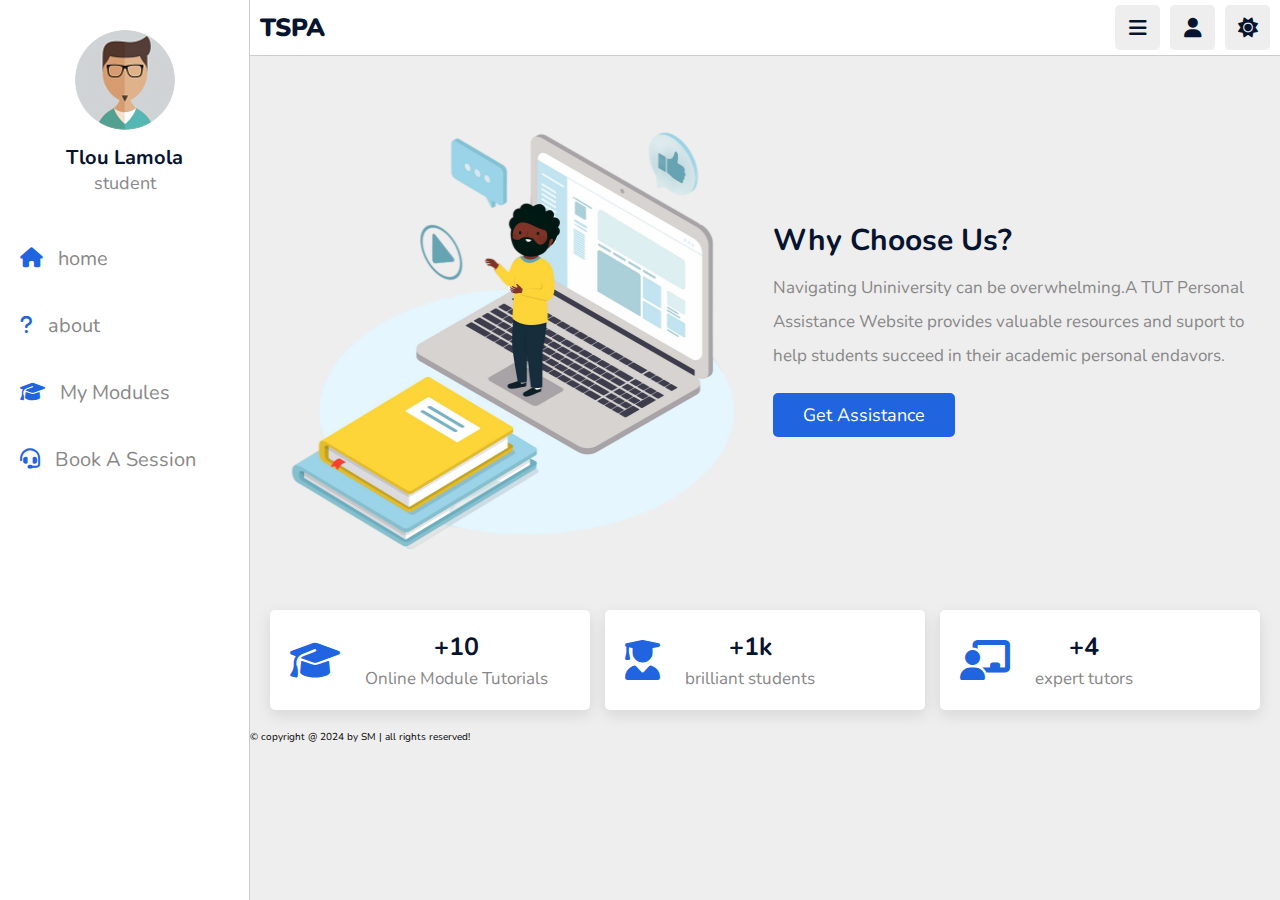
<file: about.html>
<!DOCTYPE html>
<html lang="en">
<head>
   <meta charset="UTF-8">
   <meta http-equiv="X-UA-Compatible" content="IE=edge">
   <meta name="viewport" content="width=device-width, initial-scale=1.0">
   <title>about us</title>

   <!-- font awesome cdn link  -->
   <link rel="stylesheet" href="https://cdnjs.cloudflare.com/ajax/libs/font-awesome/6.1.2/css/all.min.css">

   <!-- custom css file link  -->
   <link rel="stylesheet" href="css/style.css">

</head>
<body>

<header class="header">
   
   <section class="flex">

      <a href="home.html" class="logo">TSPA</a>

      <div class="icons">
         <div id="menu-btn" class="fas fa-bars"></div>
         <div id="search-btn" class="fas fa-search"></div>
         <div id="user-btn" class="fas fa-user"></div>
         <div id="toggle-btn" class="fas fa-sun"></div>
      </div>

      <div class="profile">
         <img src="images/pic-1.jpg" class="image" alt="">
         <h3 class="name">Tlou Lamola</h3>
         <p class="role">student</p>
         <div class="flex-btn">
            <a href="C:\Users\User\OneDrive - Tshwane University of Technology\Desktop\Personal Advisor\index\index.html" class="option-btn">Logout</a>
          
         </div>
      </div>

   </section>

</header>   

<div class="side-bar">

   <div id="close-btn">
      <i class="fas fa-times"></i>
   </div>

   <div class="profile">
      <img src="images/pic-1.jpg" class="image" alt="">
      <h3 class="name">Tlou Lamola</h3>
      <p class="role">student</p>

   </div>

   <nav class="navbar">
      <a href="home.html"><i class="fas fa-home"></i><span>home</span></a>
      <a href="about.html"><i class="fas fa-question"></i><span>about</span></a>
      <a href="modules.html"><i class="fas fa-graduation-cap"></i><span>My Modules</span></a>
      <a href="contact.html"><i class="fas fa-headset"></i><span>Book A Session</span></a>
   </nav>

</div>

<section class="about">

   <div class="row">

      <div class="image">
         <img src="images/about.png" alt="">
      </div>

      <div class="content">
         <h3>why choose us?</h3>
         <p>Navigating Uniniversity can be overwhelming.A TUT Personal Assistance Website provides valuable resources and suport to help students succeed in their academic personal endavors.</p>
         <a href="modules.html" class="inline-btn">Get Assistance</a>
      </div>

   </div>

   <div class="box-container">

      <div class="box">
         <i class="fas fa-graduation-cap"></i>
         <div>
            <h3>+10</h3>
            <p>Online Module Tutorials</p>
         </div>
      </div>

      <div class="box">
         <i class="fas fa-user-graduate"></i>
         <div>
            <h3>+1k</h3>
            <p>brilliant students</p>
         </div>
      </div>

      <div class="box">
         <i class="fas fa-chalkboard-user"></i>
         <div>
            <h3>+4</h3>
            <p>expert tutors</p>
         </div>
      </div>
    </div>

</section> 

<footer class="footer">

   &copy; copyright @ 2024 by <span>SM</span> | all rights reserved!

</footer>

<!-- custom js file link  -->
<script src="js/script.js"></script>

   
</body>
</html>
</file>
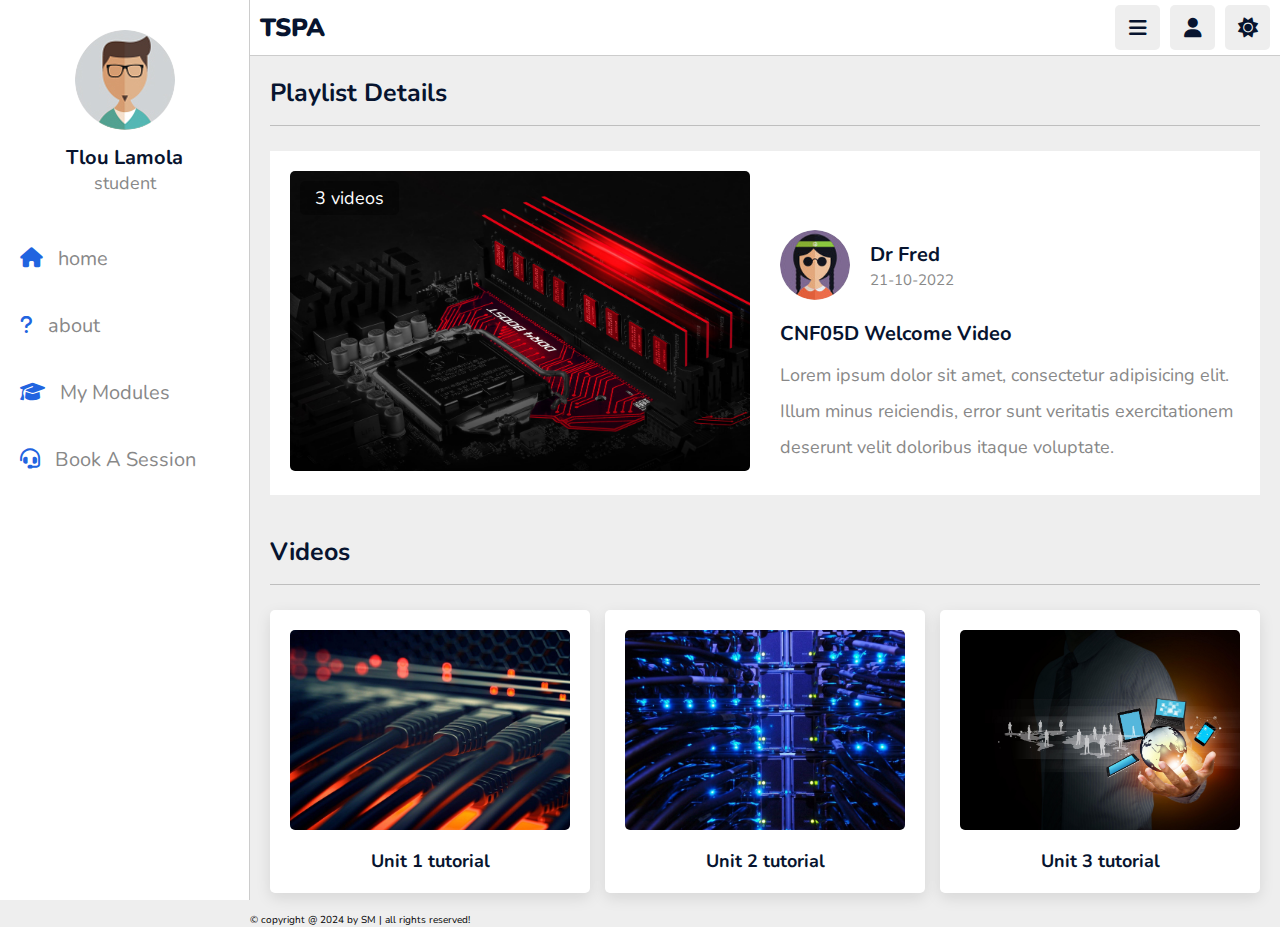
<file: cn.html>
<!DOCTYPE html>
<html lang="en">
<head>
   <meta charset="UTF-8">
   <meta http-equiv="X-UA-Compatible" content="IE=edge">
   <meta name="viewport" content="width=device-width, initial-scale=1.0">
   <title>video playlist</title>

   <!-- font awesome cdn link  -->
   <link rel="stylesheet" href="https://cdnjs.cloudflare.com/ajax/libs/font-awesome/6.1.2/css/all.min.css">

   <!-- custom css file link  -->
   <link rel="stylesheet" href="css/style.css">

</head>
<body>

<header class="header">
   
   <section class="flex">

      <a href="home.html" class="logo">TSPA</a>

      <div class="icons">
         <div id="menu-btn" class="fas fa-bars"></div>
         <div id="search-btn" class="fas fa-search"></div>
         <div id="user-btn" class="fas fa-user"></div>
         <div id="toggle-btn" class="fas fa-sun"></div>
      </div>

      <div class="profile">
         <img src="images/pic-1.jpg" class="image" alt="">
         <h3 class="name">Tlou Lamola</h3>
         <p class="role">student</p>
         <div class="flex-btn">
            <a href="/index/PA_login/login.html" class="option-btn">logout</a>
         </div>
      </div>

   </section>

</header>   

<div class="side-bar">

   <div id="close-btn">
      <i class="fas fa-times"></i>
   </div>

   <div class="profile">
      <img src="images/pic-1.jpg" class="image" alt="">
      <h3 class="name">Tlou Lamola</h3>
      <p class="role">student</p>
   </div>

   <nav class="navbar">
    <a href="home.html"><i class="fas fa-home"></i><span>home</span></a>
    <a href="about.html"><i class="fas fa-question"></i><span>about</span></a>
    <a href="modules.html"><i class="fas fa-graduation-cap"></i><span>My Modules</span></a>
    <a href="contact.html"><i class="fas fa-headset"></i><span>Book A Session</span></a>
   </nav>

</div>

<section class="playlist-details">

   <h1 class="heading">playlist details</h1>

   <div class="row">

      <div class="column">
   
         <div class="thumb">
            <img src="images/cn-main.jpg" alt="">
            <span>3 videos</span>
         </div>
      </div>
      <div class="column">
         <div class="tutor">
            <img src="images/pic-2.jpg" alt="">
            <div>
               <h3>Dr Fred</h3>
               <span>21-10-2022</span>
            </div>
         </div>
   
         <div class="details">
            <h3>CNF05D Welcome Video </h3>
            <p>Lorem ipsum dolor sit amet, consectetur adipisicing elit. Illum minus reiciendis, error sunt veritatis exercitationem deserunt velit doloribus itaque voluptate.</p>
         </div>
      </div>
   </div>

</section>

<section class="playlist-videos">

   <h1 class="heading">Videos</h1>

   <div class="box-container">

      <a class="box" href="videos/cn1.html">
         <i class="fas fa-play"></i>
         <img src="images/cn3.jpg" alt="">
         <h3>Unit 1 tutorial</h3>
      </a>

      <a class="box" href="videos/cn2.html">
         <i class="fas fa-play"></i>
         <img src="images/cn4.jpg" alt="">
         <h3>Unit 2 tutorial</h3>
      </a>

      <a class="box" href="videos/cn3.html">
         <i class="fas fa-play"></i>
         <img src="images/cn5.jpg" alt="">
         <h3>Unit 3 tutorial</h3>
      </a>

   </div>

</section>


<footer class="footer">

   &copy; copyright @ 2024 by <span>SM</span> | all rights reserved!

</footer>

<!-- custom js file link  -->
<script src="js/script.js"></script>

   
</body>
</html>
</file>
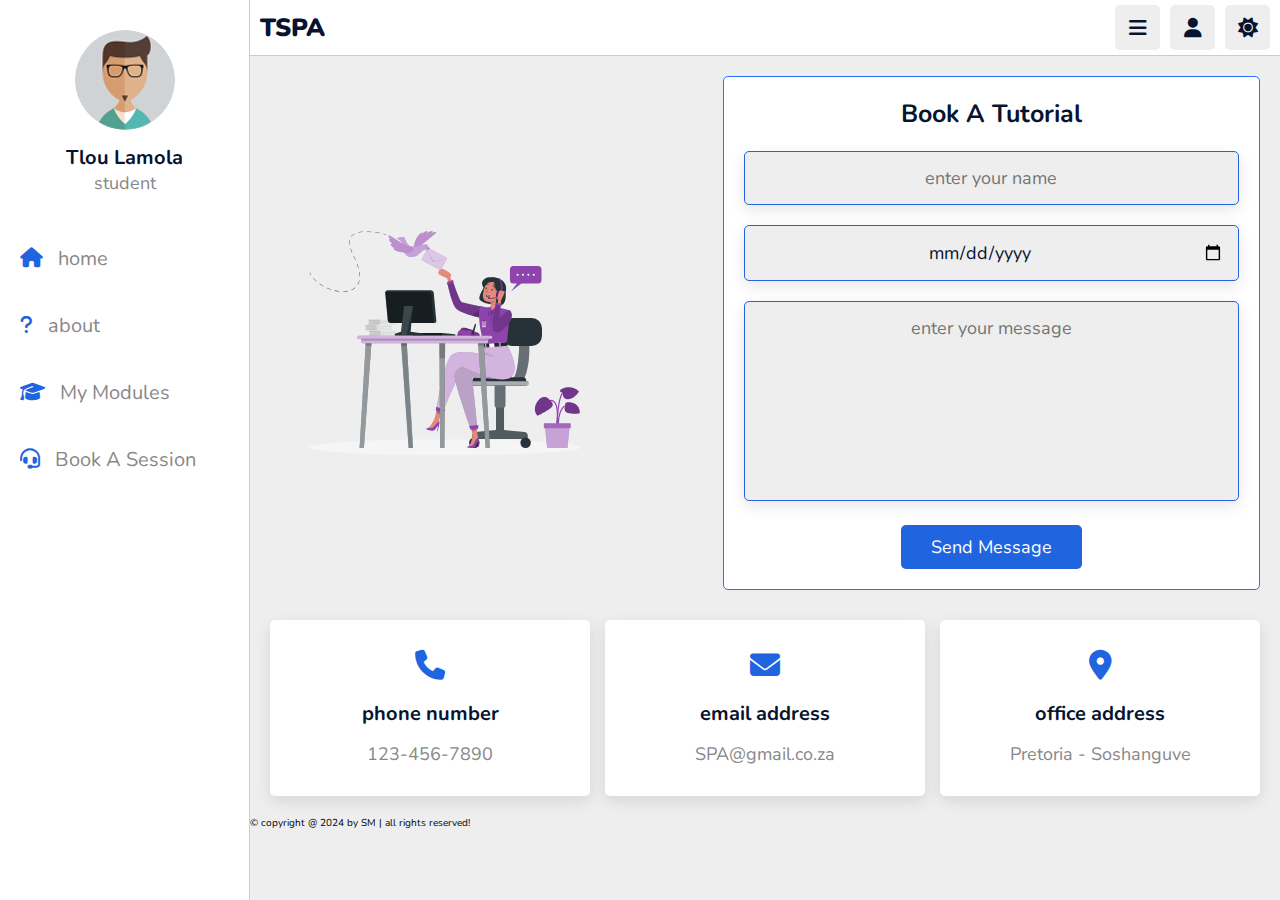
<file: contact.html>
<!DOCTYPE html>
<html lang="en">
<head>
   <meta charset="UTF-8">
   <meta http-equiv="X-UA-Compatible" content="IE=edge">
   <meta name="viewport" content="width=device-width, initial-scale=1.0">
   <title>contact us</title>

   <!-- font awesome cdn link  -->
   <link rel="stylesheet" href="https://cdnjs.cloudflare.com/ajax/libs/font-awesome/6.1.2/css/all.min.css">

   <!-- custom css file link  -->
   <link rel="stylesheet" href="css/style.css">

</head>
<body>

<header class="header">
   
   <section class="flex">

      <a href="home.html" class="logo">TSPA</a>
      
      <div class="icons">
         <div id="menu-btn" class="fas fa-bars"></div>
         <div id="search-btn" class="fas fa-search"></div>
         <div id="user-btn" class="fas fa-user"></div>
         <div id="toggle-btn" class="fas fa-sun"></div>
      </div>

      <div class="profile">
         <img src="images/pic-1.jpg" class="image" alt="">
         <h3 class="name">Tlou Lamola</h3>
         <p class="role">student</p>
         <div class="flex-btn">
            <a href="C:\Users\User\OneDrive - Tshwane University of Technology\Desktop\Personal Advisor\index\index.html" class="option-btn">Logout</a>
         </div>
      </div>

   </section>

</header>   

<div class="side-bar">

   <div id="close-btn">
      <i class="fas fa-times"></i>
   </div>

   <div class="profile">
      <img src="images/pic-1.jpg" class="image" alt="">
      <h3 class="name">Tlou Lamola</h3>
      <p class="role">student</p>
   </div>

   <nav class="navbar">
      <a href="home.html"><i class="fas fa-home"></i><span>home</span></a>
      <a href="about.html"><i class="fas fa-question"></i><span>about</span></a>
      <a href="modules.html"><i class="fas fa-graduation-cap"></i><span>My Modules</span></a>
      <a href="contact.html"><i class="fas fa-headset"></i><span>Book A Session</span></a>
   </nav>

</div>

<section class="contact">

   <div class="row">

      <div class="image">
         <img src="images/contact-img.svg" alt="">
      </div>

      <form action="" method="post">
         <h3>Book a tutorial</h3>
         <input type="text" placeholder="enter your name" name="name" required maxlength="50" class="box">
         <input type="date" placeholder="choose day" name="date" required  class="box">
         <textarea name="msg" class="box" placeholder="enter your message" required maxlength="1000" cols="30" rows="10"></textarea>
         <input type="submit" value="send message" class="inline-btn" name="submit">
      </form>

   </div>

   <div class="box-container">

      <div class="box">
         <i class="fas fa-phone"></i>
         <h3>phone number</h3>
         <a href="tel:1234567890">123-456-7890</a>
      </div>
      
      <div class="box">
         <i class="fas fa-envelope"></i>
         <h3>email address</h3>
         <a href="mailto:shaikhanas@gmail.com">SPA@gmail.co.za</a>
  
      </div>

      <div class="box">
         <i class="fas fa-map-marker-alt"></i>
         <h3>office address</h3>
         <a href="#">Pretoria -  Soshanguve</a>
      </div>

   </div>

</section>


<footer class="footer">

   &copy; copyright @ 2024 by <span>SM</span> | all rights reserved!

</footer>

<!-- custom js file link  -->
<script src="js/script.js"></script>

   
</body>
</html>
</file>
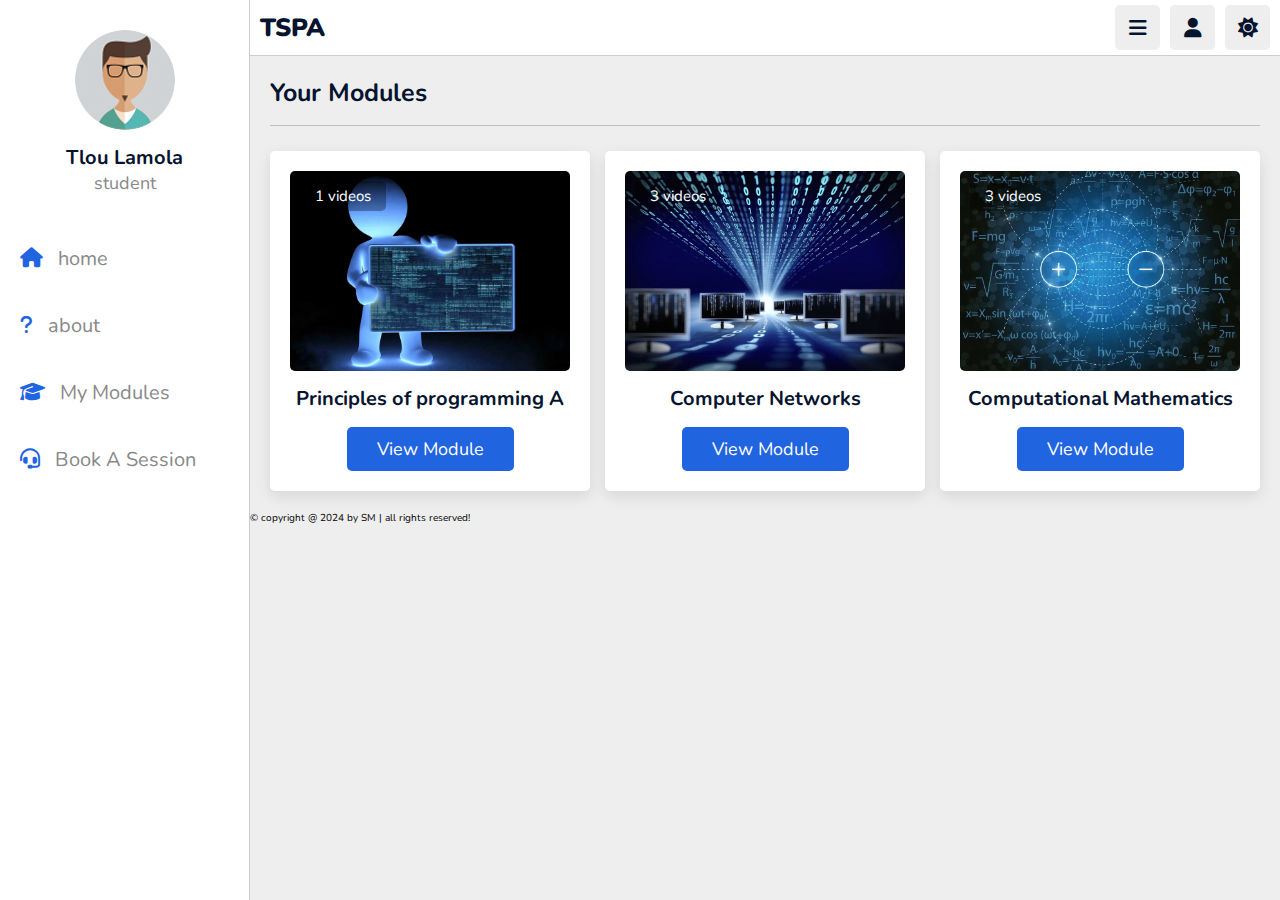
<file: modules.html>
<!DOCTYPE html>
<html lang="en">
<head>
   <meta charset="UTF-8">
   <meta http-equiv="X-UA-Compatible" content="IE=edge">
   <meta name="viewport" content="width=device-width, initial-scale=1.0">
   <title>courses</title>

   <!-- font awesome cdn link  -->
   <link rel="stylesheet" href="https://cdnjs.cloudflare.com/ajax/libs/font-awesome/6.1.2/css/all.min.css">

   <!-- custom css file link  -->
   <link rel="stylesheet" href="css/style.css">

</head>
<body>

<header class="header">
   
   <section class="flex">

      <a href="home.html" class="logo">TSPA</a>


      <div class="icons">
         <div id="menu-btn" class="fas fa-bars"></div>
         <div id="search-btn" class="fas fa-search"></div>
         <div id="user-btn" class="fas fa-user"></div>
         <div id="toggle-btn" class="fas fa-sun"></div>
      </div>

      <div class="profile">
         <img src="images/pic-1.jpg" class="image" alt="">
         <h3 class="name">Tlou Lamola</h3>
         <p class="role">student</p>
         <div class="flex-btn">
            <a href="C:\Users\User\OneDrive - Tshwane University of Technology\Desktop\Personal Advisor\index\index.html" class="option-btn">Logout</a>

         </div>
      </div>

   </section>

</header>   

<div class="side-bar">

   <div id="close-btn">
      <i class="fas fa-times"></i>
   </div>

   <div class="profile">
      <img src="images/pic-1.jpg" class="image" alt="">
      <h3 class="name">Tlou Lamola</h3>
      <p class="role">student</p>
   </div>

   <nav class="navbar">
      <a href="home.html"><i class="fas fa-home"></i><span>home</span></a>
      <a href="about.html"><i class="fas fa-question"></i><span>about</span></a>
      <a href="modules.html"><i class="fas fa-graduation-cap"></i><span>My Modules</span></a>
      <a href="contact.html"><i class="fas fa-headset"></i><span>Book A Session</span></a>
   </nav>

</div>

<section class="courses">

   <h1 class="heading">Your Modules</h1>

   <div class="box-container">

      <div class="box">
         <div class="thumb">
            <img src="images/ppa1.jpg" alt="">
            <span>1 videos</span>
         </div>
         <h3 class="title">Principles of programming A</h3>
         <a href="ppa.html" class="inline-btn">view Module</a>
      </div>

      <div class="box">
         <div class="thumb">
            <img src="images/cn2.jpg" alt="">
            <span>3 videos</span>
         </div>
         <h3 class="title">Computer Networks</h3>
         <a href="cn.html" class="inline-btn">view Module</a>
      </div>

      <div class="box">            
         <div class="thumb">
            <img src="images/coh2.jpg" alt="">
            <span>3 videos</span>
         </div>
         <h3 class="title">Computational Mathematics</h3>
         <a href="coh.html" class="inline-btn">view Module</a>
      </div>


   </div>

</section>



<footer class="footer">

   &copy; copyright @ 2024 by <span>SM</span> | all rights reserved!

</footer>

<!-- custom js file link  -->
<script src="js/script.js"></script>

   
</body>
</html>
</file>
<file: css/style.css>
@import url('https://fonts.googleapis.com/css2?family=Nunito:wght@200;300;400;500;600;700&display=swap');

:root{
   --main-color:#2164e0;
   --red:#e74c3c;
   --orange:#d10202;
   --light-color:#888;
   --light-bg:#eee;
   --black:#07142f;
   --white:#fff;
   --border:.1rem solid rgba(0,0,0,.2);
}

*{
   font-family: 'Nunito', sans-serif;
   margin:0; padding:0;
   box-sizing: border-box;
   outline: none; border:none;
   text-decoration: none;
}

*::selection{
   background-color: var(--main-color);
   color:#fff;
}

/* Style for the box */
.box {
   background-color: var(--white);
   border-radius: .5rem;
   padding: 2rem;
   box-shadow: 0 5px 15px rgba(0, 0, 0, 0.1);
   text-align: center;
}

/* Style for the dropdown label */
.box label {
   font-size: 1.7rem;
   color: var(--black);
   margin-bottom: .5rem;
   display: block;
}

/* Style for the dropdown */
.box select {
   width: 100%;
   padding: 1rem;
   font-size: 1.8rem;
   border-radius: .5rem;
   border: 1px solid #ccc;
   background-color: var(--light-bg);
   color: var(--black);
   margin-top: 1rem;
}

/* Add hover effect for the dropdown */
.box select:hover {
   border-color: var(--main-color);
}

/* Style for the submit button */
.box input[type="submit"] {
   margin-top: 1.5rem;
   padding: 1rem 2rem;
   font-size: 1.8rem;
   background-color: var(--main-color);
   color: var(--white);
   border: none;
   border-radius: .5rem;
   cursor: pointer;
}

/* Hover effect for the submit button */
.box input[type="submit"]:hover {
   color: #fff;
}

html{
   font-size: 62.5%;
   overflow-x: hidden;
}

html::-webkit-scrollbar{
   width: 1rem;
   height: .5rem;
}

html::-webkit-scrollbar-track{
   background-color: transparent;
}

html::-webkit-scrollbar-thumb{
   background-color: var(--main-color);
}

body{
   background-color: var(--light-bg);
   padding-left: 25rem;
}

body.dark{
   --light-color:#aaa;
   --light-bg:#030812;
   --black:#fff;
   --white:#222;
   --border:.1rem solid rgba(255,255,255,.2);
}

body.active{
   padding-left: 0;
}

section{
   padding:2rem;
   margin: 0 auto;
   max-width: 1200px;
}

.heading{
   font-size: 2.5rem;
   color:var(--black);
   margin-bottom: 2.5rem;
   border-bottom: var(--border);
   padding-bottom: 1.5rem;
   text-transform: capitalize;
}

.inline-btn,
.inline-option-btn,
.inline-delete-btn,
.btn,
.delete-btn,
.option-btn{
   border-radius: .5rem;
   color:#fff;
   font-size: 1.8rem;
   cursor: pointer;
   text-transform: capitalize;
   padding:1rem 3rem;
   text-align: center;
   margin-top: 1rem;
}

.btn,
.delete-btn,
.option-btn{
   display: block;
   width: 100%;
}

.inline-btn,
.inline-option-btn,
.inline-delete-btn{
   display: inline-block;
}

.btn,
.inline-btn{
   background-color: var(--main-color);
}

.option-btn,
.inline-option-btn{
   background-color:var(--orange);
}

.delete-btn,
.inline-delete-btn{
   background-color: var(--red);
}

.inline-btn:hover,
.inline-option-btn:hover,
.inline-delete-btn:hover,
.btn:hover,
.delete-btn:hover,
.option-btn:hover{
   background-color: var(--black);
   color: var(--white);
}

.flex-btn{
   display: flex;
   gap: 1rem;
}

.header{
   position: sticky;
   top:0; left:0; right: 0;
   background-color: var(--white);
   z-index: 1000;
   border-bottom: var(--border);
}

.header .flex{
   display: flex;
   align-items: center;
   justify-content: space-between;
   position: relative;
   padding: .5rem 1rem;
}

.header .flex .logo{
   font-size: 2.5rem;
   color: var(--black);
   font-weight: 900;
}

.header .flex .search-form{
   width: 50rem;
   border-radius: .5rem;
   background-color: var(--light-bg);
   padding:1.5rem 2rem;
   display: flex;
   gap:2rem;

}

.header .flex .search-form input{
   width: 100%;
   font-size: 1.8rem;
   color:var(--black);
   background:none;
}

.header .flex .search-form button{
   background:none;
   font-size: 2rem;
   cursor: pointer;
   color:var(--black);
}

.header .flex .search-form button:hover{
   color: var(--main-color);
}

.header .flex .icons div{
   font-size: 2rem;
   color:var(--black);
   background-color: var(--light-bg);
   border-radius: .5rem;
   height: 4.5rem;
   width: 4.5rem;
   line-height: 4.5rem;
   cursor: pointer;
   text-align: center;
   margin-left: .7rem;
}

.header .flex .icons div:hover{
   background-color: var(--black);
   color:var(--white);
}

.header .flex .profile{
   position: absolute;
   top:120%; right: 2rem;
   background-color: var(--white);
   border-radius: .5rem;
   padding: 1.5rem;
   text-align: center;
   overflow: hidden;
   transform-origin: top right;
   transform: scale(0);
   transition: .2s linear;
   width: 30rem;
}

.header .flex .profile.active{
   transform: scale(1);
}

.header .flex .profile .image{
   height: 10rem;
   width: 10rem;
   border-radius: 50%;
   object-fit: contain;
   margin-bottom: 1rem;
}

.header .flex .profile .name{
   font-size: 2rem;
   color:var(--black);
   overflow: hidden;
   text-overflow: ellipsis;
   white-space: nowrap;
}

.header .flex .profile .role{
   font-size: 1.8rem;
   color: var(--light-color);
}

#search-btn{
   display: none;
}

.side-bar{
   position: fixed;
   top: 0; left: 0;
   width: 25rem;
   background-color: var(--white);
   height: 100vh;
   border-right: var(--border);
   z-index: 1200;
}

.side-bar #close-btn{
   text-align: right;
   padding: 2rem;
   display: none;
}

.side-bar #close-btn i{
   text-align: right;
   font-size: 2.5rem;
   background:var(--red);
   border-radius: .5rem;
   color:var(--white);
   cursor: pointer;
   height: 4.5rem;
   width: 4.5rem;
   line-height: 4.5rem;
   text-align: center;
}

.side-bar #close-btn i:hover{
   background-color: var(--black);
}

.side-bar .profile{
   padding:3rem 2rem;
   text-align: center;
}

.side-bar .profile .image{
   height: 10rem;
   width: 10rem;
   border-radius: 50%;
   object-fit: contain;
   margin-bottom: 1rem;
}

.side-bar .profile .name{
   font-size: 2rem;
   color:var(--black);
   overflow: hidden;
   text-overflow: ellipsis;
   white-space: nowrap;
}

.side-bar .profile .role{
   font-size: 1.8rem;
   color: var(--light-color);
}

.side-bar .navbar a{
   display: block;
   padding: 2rem;
   font-size: 2rem;
}

.side-bar .navbar a i{
   margin-right: 1.5rem;
   color:var(--main-color);
   transition: .2s linear;
}

.side-bar .navbar a span{
   color:var(--light-color);
}

.side-bar .navbar a:hover{
   background-color: var(--light-bg);
}

.side-bar .navbar a:hover i{
   margin-right: 2.5rem;
}

.side-bar.active{
   left: -30rem;
}

.home-grid .box-container{
   display: grid;
   grid-template-columns: repeat(auto-fit, 27.5rem);
   gap:1.5rem;
   justify-content: center;
   align-items: flex-start;
}

.home-grid .box-container .box{
   background-color: var(--white);
   border-radius: .5rem;
   padding:2rem;
}

.home-grid .box-container .box .title{
   font-size: 2rem;
   color: var(--black);
   text-transform: capitalize;
}

.home-grid .box-container .box .flex{
   display: flex;
   flex-wrap: wrap;
   gap: 1.5rem;
   margin-top: 2rem;
}

.home-grid .box-container .flex a{
   background-color: var(--light-bg);
   border-radius: .5rem;
   padding: 1rem 1.5rem;
   font-size: 1.5rem;
}

.home-grid .box-container .flex a i{
   margin-right: 1rem;
   color:var(--black);
}

.home-grid .box-container .flex a span{
   color:var(--light-color);
}

.home-grid .box-container .flex a:hover{
   background-color: var(--black);
}

.home-grid .box-container .flex a:hover span{
   color:var(--white);
}

.home-grid .box-container .flex a:hover i{
   color:var(--white);
}

.home-grid .box-container .tutor{
   padding: 1rem 0;
   font-size: 1.8rem;
   color:var(--light-color);
   line-height: 2;
}

.home-grid .box-container .likes{
   color:var(--light-color);
   font-size: 1.7rem;
   margin-top: 1.5rem;
}

.home-grid .box-container .likes span{
   color:var(--main-color);
}

.about .row{
   display: flex;
   align-items: center;
   flex-wrap: wrap;
   gap:1.5rem;
}

.about .row .image{
   flex: 1 1 40rem;
}

.about .row .image img{
   width: 100%;
   height: 50rem;
}

.about .row .content{
   flex: 1 1 40rem;
}

.about .row .content p{
   font-size: 1.7rem;
   line-height: 2;
   color: var(--light-color);
   padding: 1rem 0;
}

.about .row .content h3{
   font-size: 3rem;
   color:var(--black);
   text-transform: capitalize;
}

.about .box-container{
   display: grid;
   grid-template-columns: repeat(auto-fit, minmax(27rem, 1fr));
   gap:1.5rem;
   justify-content: center;
   align-items: flex-start;
   margin-top: 3rem;
}

.about .box-container .box{
   border-radius: .5rem;
   background-color: var(--white);
   padding: 2rem;
   display: flex;
   align-items: center;
   gap: 2.5rem;
}

.about .box-container .box i{
   font-size: 4rem;
   color: var(--main-color);
}

.about .box-container .box h3{
   font-size: 2.5rem;
   color: var(--black);
   margin-bottom: .3rem;
}

.about .box-container .box p{
   font-size: 1.7rem;
   color:var(--light-color);
}

.reviews .box-container{
   display: grid;
   grid-template-columns: repeat(auto-fit, minmax(30rem, 1fr));
   gap:1.5rem;
   justify-content: center;
   align-items: flex-start;
}

.reviews .box-container .box{
   border-radius: .5rem;
   background-color: var(--white);
   padding: 2rem;
}

.reviews .box-container .box p{
   line-height: 1.7;
   font-size: 1.7rem;
   color: var(--light-color);
}

.reviews .box-container .box .student{
   margin-top: 2rem;
   display: flex;
   align-items: center;
   gap: 1.5rem;
}

.reviews .box-container .box .student img{
   height: 5rem;
   width: 5rem;
   object-fit: cover;
   border-radius: 50%;
}

.reviews .box-container .box .student h3{
   font-size: 2rem;
   color: var(--black);
   margin-bottom: .3rem;
}

.reviews .box-container .box .student .stars{
   font-size: 1.5rem;
   color:var(--orange);
}

.courses .box-container{
   display: grid;
   grid-template-columns: repeat(auto-fit, minmax(30rem, 1fr));
   gap:1.5rem;
   justify-content: center;
   align-items: flex-start;
}

.courses .box-container .box{
   border-radius: .5rem;
   background-color: var(--white);
   padding: 2rem;
}

.courses .box-container .box .tutor{
   display: flex;
   align-items: center;
   gap: 1.5rem;
   margin-bottom: 2.5rem;
}

.courses .box-container .box .tutor img{
   height: 5rem;
   width: 5rem;
   border-radius: 50%;
   object-fit: cover;
}

.courses .box-container .box .tutor h3{
   font-size: 1.8rem;
   color: var(--black);
   margin-bottom: .2rem;
}

.courses .box-container .box .tutor span{
   font-size: 1.3rem;
   color:var(--light-color);
}

.courses .box-container .box .thumb{
   position: relative;
}

.courses .box-container .box .thumb span{
   position: absolute;
   top:1rem; left: 1rem;
   border-radius: .5rem;
   padding: .5rem 1.5rem;
   background-color: rgba(0,0,0,.3);
   color: #fff;
   font-size: 1.5rem;
}

.courses .box-container .box .thumb img{
   width: 100%;
   height: 20rem;
   object-fit: cover;
   border-radius: .5rem;
}

.courses .box-container .box .title{
   font-size: 2rem;
   color: var(--black);
   padding-bottom: .5rem;
   padding-top: 1rem;
}

.courses .more-btn{
   text-align: center;
   margin-top: 2rem;
}

.playlist-details .row{
   display: flex;
   align-items: flex-end;
   gap:3rem;
   flex-wrap: wrap;
   background-color: var(--white);
   padding: 2rem;
}

.playlist-details .row .column{
   flex: 1 1 40rem;
}

.playlist-details .row .column .save-playlist{
   margin-bottom: 1.5rem;
}

.playlist-details .row .column .save-playlist button{
   border-radius: .5rem;
   background-color: var(--light-bg);
   padding:1rem 1.5rem;
   cursor: pointer;
}

.playlist-details .row .column .save-playlist button i{
   font-size: 2rem;
   color:var(--black);
   margin-right: .8rem;
}

.playlist-details .row .column .save-playlist button span{
   font-size: 1.8rem;
   color:var(--light-color);
}

.playlist-details .row .column .save-playlist button:hover{
   background-color: var(--black);
}

.playlist-details .row .column .save-playlist button:hover i{
   color:var(--white);
}

.playlist-details .row .column .save-playlist button:hover span{
   color:var(--white);
}

.playlist-details .row .column .thumb{
   position: relative;
}

.playlist-details .row .column .thumb span{
   font-size: 1.8rem;
   color: #fff;
   background-color: rgba(0,0,0,.3);
   border-radius: .5rem;
   position: absolute;
   top: 1rem; left: 1rem;
   padding: .5rem 1.5rem;
}

.playlist-details .row .column .thumb img{
   height: 30rem;
   width: 100%;
   object-fit: cover;
   border-radius: .5rem;
}

.playlist-details .row .column .tutor{
   display: flex;
   align-items: center;
   gap: 2rem;
   margin-bottom: 2rem;
}

.playlist-details .row .column .tutor img{
   height: 7rem;
   width: 7rem;
   border-radius: 50%;
   object-fit: cover;
}

.playlist-details .row .column .tutor h3{
   font-size: 2rem;
   color:var(--black);
   margin-bottom: .2rem;
}

.playlist-details .row .column .tutor span{
   font-size: 1.5rem;
   color: var(--light-color);
}

.playlist-details .row .column .details h3{
   font-size: 2rem;
   color: var(--black);
   text-transform: capitalize;
}

.playlist-details .row .column .details p{
   padding: 1rem 0;
   line-height: 2;
   font-size: 1.8rem;
   color: var(--light-color);
}

.playlist-videos .box-container{
   display: grid;
   grid-template-columns: repeat(auto-fit, minmax(30rem, 1fr));
   gap:1.5rem;
   justify-content: center;
   align-items: flex-start;
}

.playlist-videos .box-container .box{
   background-color: var(--white);
   border-radius: .5rem;
   padding: 2rem;
   position: relative;
}

.playlist-videos .box-container .box i{
   position: absolute;
   top: 2rem; left: 2rem; right: 2rem;
   height: 20rem;
   border-radius: .5rem;
   background-color: rgba(0,0,0,.3);
   display: flex;
   align-items: center;
   justify-content: center;
   font-size: 5rem;
   color: #fff;
   display: none;
}

.playlist-videos .box-container .box:hover i{
   display: flex;
}

.playlist-videos .box-container .box img{
   width: 100%;
   height: 20rem;
   object-fit: cover;
   border-radius: .5rem;
}

.playlist-videos .box-container .box h3{
   margin-top: 1.5rem;
   font-size: 1.8rem;
   color: var(--black);
}

.playlist-videos .box-container .box:hover h3{
   color: var(--main-color);
}

.watch-video .video-container{
   background-color: var(--white);
   border-radius: .5rem;
   padding: 2rem;
}

.watch-video .video-container .video{
   position: relative;
   margin-bottom: 1.5rem;
}

.watch-video .video-container .video video{
   border-radius: .5rem;
   width: 100%;
   object-fit: contain;
   background-color: #000;
}

.watch-video .video-container .title{
   font-size: 2rem;
   color: var(--black);
}

.watch-video .video-container .info{
   display: flex;
   margin-top: 1.5rem;
   margin-bottom: 2rem;
   border-bottom: var(--border);
   padding-bottom: 1.5rem;
   gap: 2.5rem;
   align-items: center;
}

.watch-video .video-container .info p{
   font-size: 1.6rem;
}

.watch-video .video-container .info p span{
   color: var(--light-color);
}

.watch-video .video-container .info i{
   margin-right: 1rem;
   color: var(--main-color);
}

.watch-video .video-container .tutor{
   display: flex;
   align-items: center;
   gap: 2rem;
   margin-bottom: 1rem;
}

.watch-video .video-container .tutor img{
   border-radius: 50%;
   height: 5rem;
   width: 5rem;
   object-fit: cover;
}

.watch-video .video-container .tutor h3{
   font-size: 2rem;
   color: var(--black);
   margin-bottom: .2rem;
}

.watch-video .video-container .tutor span{
   font-size: 1.5rem;
   color: var(--light-color);
}

.watch-video .video-container .flex{
   display: flex;
   align-items: center;
   justify-content: space-between;
   gap: 1.5rem;
}

.watch-video .video-container .flex button{
   border-radius: .5rem;
   padding: 1rem 1.5rem;
   font-size: 1.8rem;
   cursor: pointer;
   background-color: var(--light-bg);
}

.watch-video .video-container .flex button i{
   margin-right: 1rem;
   color: var(--black);
}

.watch-video .video-container .flex button span{
   color: var(--light-color);
}

.watch-video .video-container .flex button:hover{
   background-color: var(--black);
}

.watch-video .video-container .flex button:hover i{
   color: var(--white);
}

.watch-video .video-container .flex button:hover span{
   color: var(--white);
}

.watch-video .video-container .description{
   line-height: 1.5;
   font-size: 1.7rem;
   color: var(--light-color);
   margin-top: 2rem;
}

.comments .add-comment{
   background-color: var(--white);
   border-radius: .5rem;
   padding: 2rem;
   margin-bottom: 3rem;
}

.comments .add-comment h3{
   font-size: 2rem;
   color: var(--black);
   margin-bottom: 1rem;
}

.comments .add-comment textarea{
   height: 20rem;
   resize: none;
   background-color: var(--light-bg);
   border-radius: .5rem;
   border: var(--border);
   padding: 1.4rem;
   font-size: 1.8rem;
   color: var(--black);
   width: 100%;
   margin: .5rem 0;
}

.comments .box-container{
   display: grid;
   gap: 2.5rem;
   background-color: var(--white);
   padding: 2rem;
   border-radius: .5rem;
}

.comments .box-container .box .user{
   display: flex;
   align-items: center;
   gap: 1.5rem;
   margin-bottom: 2rem;
}

.comments .box-container .box .user img{
   height: 5rem;
   width: 5rem;
   border-radius: 50%;
}

.comments .box-container .box .user h3{
   font-size: 2rem;
   color: var(--black);
   margin-bottom: .2rem;
}

.comments .box-container .box .user span{
   font-size: 1.5rem;
   color: var(--light-color);
}

.comments .box-container .box .comment-box{
   border-radius: .5rem;
   background-color: var(--light-bg);
   padding:1rem 1.5rem;
   white-space: pre-line;
   margin: .5rem 0;
   font-size: 1.8rem;
   color: var(--black);
   line-height: 1.5;
   position: relative;
   z-index: 0;
}

.comments .box-container .box .comment-box::before{
   content: '';
   position: absolute;
   top: -1rem; left: 1.5rem;
   background-color: var(--light-bg);
   height: 1.2rem;
   width: 2rem;
   clip-path: polygon(50% 0%, 0% 100%, 100% 100%);
}

.teachers .search-tutor{
   margin-bottom: 2rem;
   border-radius: .5rem;
   background-color: var(--white);
   padding: 1.5rem 2rem;
   display: flex;
   align-items: center;
   gap: 1.5rem;
}

.teachers .search-tutor input{
   width: 100%;
   background: none;
   font-size: 1.8rem;
   color: var(--black);
}

.teachers .search-tutor button{
   font-size: 2rem;
   color: var(--black);
   cursor: pointer;
   background:none;
}

.teachers .search-tutor button:hover{
   color: var(--main-color);
}

.teachers .box-container{
   display: grid;
   grid-template-columns: repeat(auto-fit, minmax(30rem, 1fr));
   gap:1.5rem;
   justify-content: center;
   align-items: flex-start;
}

.teachers .box-container .box{
   background-color: var(--white);
   border-radius: .5rem;
   padding: 2rem;
}

.teachers .box-container .offer{
   text-align: center;
}

.teachers .box-container .offer h3{
   font-size: 2.5rem;
   color: var(--black);
   text-transform: capitalize;
   padding-bottom: .5rem;
}

.teachers .box-container .offer p{
   line-height: 1.7;
   padding: .5rem 0;
   color: var(--light-color);
   font-size: 1.7rem;
}

.teachers .box-container .box .tutor{
   display: flex;
   align-items: center;
   gap:2rem;
   margin-bottom: 1.5rem;
}

.teachers .box-container .box .tutor img{
   height: 5rem;
   width: 5rem;
   border-radius: 50%;
}

.teachers .box-container .box .tutor h3{
   font-size: 2rem;
   color: var(--black);
   margin-bottom: .2rem;
}

.teachers .box-container .box .tutor span{
   font-size: 1.6rem;
   color: var(--light-color);
}

.teachers .box-container .box p{
   padding: .5rem 0;
   font-size: 1.7rem;
   color: var(--light-color);
}

.teachers .box-container .box p span{
   color: var(--main-color);
}

.teacher-profile .details{
   text-align: center;
   background-color: var(--white);
   border-radius: .5rem;
   padding: 2rem;
}

.teacher-profile .details .tutor img{
   height: 10rem;
   width: 10rem;
   border-radius: 50%;
   object-fit: cover;
   margin-bottom: 1rem;
}

.teacher-profile .details .tutor h3{
   font-size: 2rem;
   color: var(--black);
}

.teacher-profile .details .tutor span{
   color: var(--light-color);
   font-size: 1.7rem;
}

.teacher-profile .details .flex{
   display: flex;
   flex-wrap: wrap;
   gap: 1.5rem;
   margin-top: 2rem;
}

.teacher-profile .details .flex p{
   flex: 1 1 20rem;
   border-radius: .5rem;
   background-color: var(--light-bg);
   padding: 1.2rem 2rem;
   font-size: 1.8rem;
   color: var(--light-color);
}

.teacher-profile .details .flex p span{
   color: var(--main-color);
}

.user-profile .info{
   background-color: var(--white);
   border-radius: .5rem;
   padding: 2rem;
}

.user-profile .info .user{
   text-align: center;
   margin-bottom: 2rem;
   padding: 1rem;
}

.user-profile .info .user img{
   height: 10rem;
   width: 10rem;
   border-radius: 50%;
   object-fit: cover;
   margin-bottom: 1rem;
}

.user-profile .info .user h3{
   font-size: 2rem;
   color: var(--black);
}

.user-profile .info .user p{
   font-size: 1.7rem;
   color: var(--light-color);
   padding: .3rem 0;
}

.user-profile .info .box-container{
   display: flex;
   flex-wrap: wrap;
   gap: 1.5rem;
}

.user-profile .info .box-container .box{
   background-color: var(--light-bg);
   border-radius: .5rem;
   padding: 2rem;
   flex: 1 1 25rem;
}

.user-profile .info .box-container .box .flex{
   display: flex;
   align-items: center;
   gap: 2rem;
   margin-bottom: 1rem;
}

.user-profile .info .box-container .box .flex i{
   font-size:2rem;
   color: var(--white);
   background-color: var(--black);
   text-align: center;
   border-radius: .5rem;
   height: 5rem;
   width: 5rem;
   line-height: 4.9rem;
}

.user-profile .info .box-container .box .flex span{
   font-size: 2.5rem;
   color: var(--main-color);
}

.user-profile .info .box-container .box .flex p{
   color: var(--light-color);
   font-size: 1.7rem;
}

.contact .row{
   display: flex;
   align-items: center;
   flex-wrap: wrap;
   gap: 1.5rem;
}

.contact .row .image{
   flex: 1 1 40rem;
}

.contact .row .image img{
   width: 80%;
}

.contact .row form{
   flex: 1 1 50rem;
   background-color: var(--white);
   border: 1px solid #2872fa;
   border-radius: 5px;
   padding: 2rem;
   text-align: center;
}

.contact .row form h3{
   margin-bottom: 1rem;
   text-transform: capitalize;
   color:var(--black);
   font-size: 2.5rem;
}

.contact .row form .box{
   width: 100%;
   border-radius: .5rem;
   background-color: var(--light-bg);
   border: 1px solid #2164e0;
   margin: 1rem 0;
   padding: 1.4rem;
   font-size: 1.8rem;
   color: var(--black);
}

.contact .row form textarea{
   height: 20rem;
   resize: none;
}

.contact .box-container{
   display: grid;
   grid-template-columns: repeat(auto-fit, minmax(30rem, 1fr));
   gap:1.5rem;
   justify-content: center;
   align-items: flex-start;
   margin-top: 3rem;
}

.contact .box-container .box{
   text-align: center;
   background-color: var(--white);
   border-radius: .5rem;
   padding: 3rem;
}

.contact .box-container .box i{
   font-size: 3rem;
   color: var(--main-color);
   margin-bottom: 1rem;
}

.contact .box-container .box h3{
   font-size: 2rem;
   color:var(--black);
   margin: 1rem 0;
}

.contact .box-container .box a{
   display: block;
   padding-top: .5rem;
   font-size: 1.8rem;
   color: var(--light-color);
}

.contact .box-container .box a:hover{
   text-decoration: underline;
   color:var(--black);
}

.form-container{
   min-height: calc(100vh - 20rem);
   display: flex;
   align-items: center;
   justify-content: center;
}

.form-container form{
   background-color: var(--white);
   border-radius: .5rem;
   padding: 2rem;
   width: 50rem;
}

.form-container form h3{
   font-size: 2.5rem;
   text-transform: capitalize;
   color: var(--black);
   text-align: center;
}

.form-container form p{
   font-size: 1.7rem;
   color: var(--light-color);
   padding-top: 1rem;
}

.form-container form p span{
   color: var(--red);
}

.form-container form .box{
   font-size: 1.8rem;
   color: var(--black);
   border-radius: .5rem;
   padding: 1.4rem;
   background-color: var(--light-bg);
   width: 100%;
   margin: 1rem 0;
}

/*
.footer{
   background-color: var(--white);
   border-top: var(--border);
   position: sticky;
   bottom: 0; left: 0; right: 0;
   text-align: center;
   font-size: 2rem;
   padding:1rem 1rem;
   color:var(--black);
   margin-top: 1rem;
   z-index: 1100;
   /* padding-bottom: 9.5rem;
}

.footer span{
   color:var(--main-color);
}
*/


@media (max-width:1200px){

   body{
      padding-left: 0;
   }

   .side-bar{
      left: -30rem;
      transition: .2s linear;
   }

   .side-bar #close-btn{
      display: block;
   }

   .side-bar.active{
      left: 0;
      box-shadow: 0 0 0 100vw rgba(0,0,0,.8);
      border-right: 0;
   }

}

@media (max-width:991px){

   html{
      font-size: 55%;
   }

}

@media (max-width:768px){

   #search-btn{
      display: inline-block;
   }

   .header .flex .search-form{
      position: absolute;
      top: 99%; left: 0; right: 0;
      border-top: var(--border);
      border-bottom: var(--border);
      background-color: var(--white);
      border-radius: 0;
      width: auto;
      padding: 2rem;
      clip-path: polygon(0 0, 100% 0, 100% 0, 0 0);
      transition: .2s linear;
   }

   .header .flex .search-form.active{
      clip-path: polygon(0 0, 100% 0, 100% 100%, 0 100%);
   }

}

@media (max-width:450px){

   html{
      font-size: 50%;
   }

   .flex-btn{
      gap: 0;
      flex-flow: column;
   }

   .home-grid .box-container{
      grid-template-columns: 1fr;
   }

   .about .row .image img{
      height: 25rem;
   }

}
</file>
